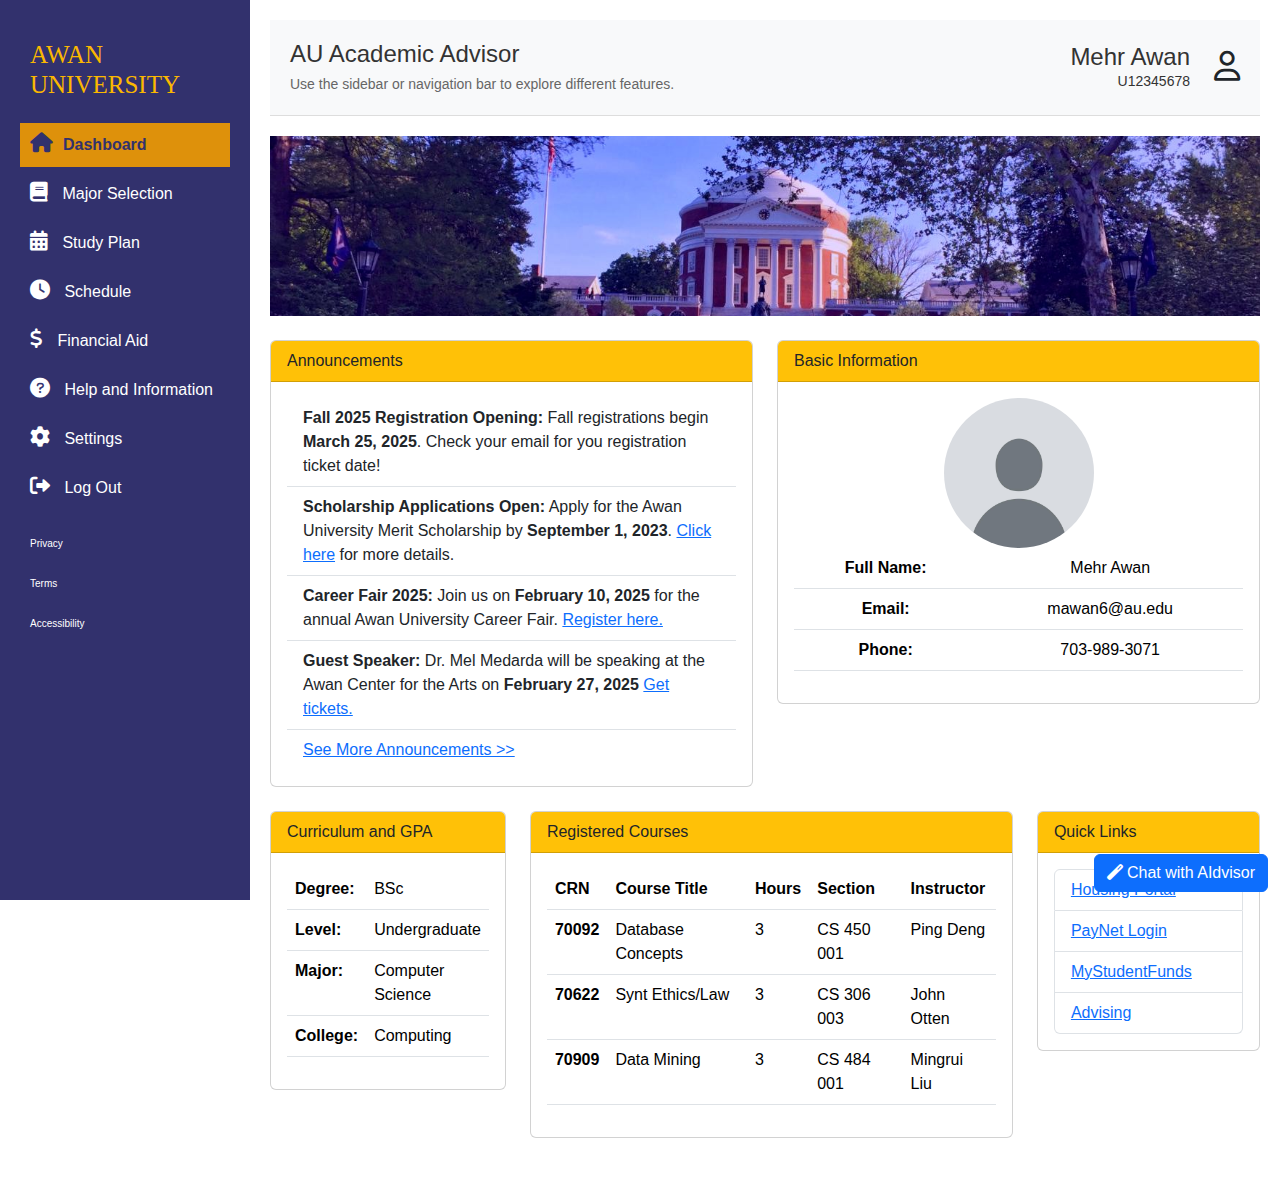
<file: index.html>
<!DOCTYPE html>
<html lang="en">

<head>
    <meta charset="UTF-8">
    <meta name="viewport" content="width=device-width, initial-scale=1.0">
    <title>Home - Academic Advisor</title>
    <!-- Bootstrap CSS -->
    <link href="https://cdn.jsdelivr.net/npm/bootstrap@5.3.0/dist/css/bootstrap.min.css" rel="stylesheet">
    <!-- Font Awesome CSS -->
    <link href="https://cdnjs.cloudflare.com/ajax/libs/font-awesome/6.0.0-beta3/css/all.min.css" rel="stylesheet">
    <!-- Link to external CSS file -->
    <link href="styles.css" rel="stylesheet">
</head>

<body>
    <!-- Sidebar -->
    <div class="sidebar">
        <ul style="list-style: none; padding: 0;">
            <li class="sidebar-logo"><a href="index.html"><h1 class="logocorner">AWAN UNIVERSITY</h1></a></li>
            <li class="sidebar-li"><a href="index.html" class="active"><i class="fas fa-home" style="font-size: 20px;"></i>Dashboard</a></li>
            <li class="sidebar-li"><a href="major-selection.html"><i class="fas fa-book" style="font-size: 20px;"></i> Major Selection</a></li>
            <li class="sidebar-li"><a href="study-plan.html"><i class="fas fa-calendar-alt" style="font-size: 20px;"></i> Study Plan</a></li>
            <li class="sidebar-li"><a href="schedule.html"><i class="fas fa-clock" style="font-size: 20px;"></i> Schedule</a></li>
            <li class="sidebar-li"><a href="financial-aid.html"><i class="fas fa-dollar-sign" style="font-size: 20px;"></i> Financial Aid</a></li>
            <li class="sidebar-li"><a href="financial-aid.html"><i class="fas fa-circle-question" style="font-size: 20px;"></i> Help and Information</a></li>
            <li class="sidebar-li"><a href="financial-aid.html"><i class="fas fa-gear" style="font-size: 20px;"></i> Settings</a></li>
            <li class="sidebar-li"><a href="financial-aid.html"><i class="fas fa-right-from-bracket" style="font-size: 20px;"></i> Log Out</a>
            </li>
        </ul>
        <div></div>
        <ul style="list-style: none; padding: 0; font-size:10px;">
            <li><a href="index.html">Privacy</a></li>
            <li><a href="major-selection.html">Terms</a></li>
            <li><a href="study-plan.html">Accessibility</a></li>
        </ul>
    </div>

    <!-- Main Content -->
    <div class="main-content">
        <header class="main-header">
            <div class="row align-items-center">
                <div class="col">
                    <h1>AU Academic Advisor</h1>
                    <p>Use the sidebar or navigation bar to explore different features.</p>
                </div>
                <div class="col-auto text-end">
                    <h1>Mehr Awan</h1>
                    <p>U12345678</p>
                </div>
                <div class="col-auto text-end">
                    <i class="fa-regular fa-user" style="font-size: 30px;"></i>
                </div>
            </div>
        </header>

        <img src="college.jpg" alt="A domed college building from the University of Virginia Campus" class="img-fluid mb-4">

        <div class="row mb-4"> 
            <div class="col">
                <div class="card">
                    <div class="card-header bg-warning">Announcements</div>
                    <div class="card-body">
                        <ul class="list-group list-group-flush">
                            <li class="list-group-item">
                                <strong>Fall 2025 Registration Opening:</strong> Fall registrations begin <strong>March 25, 2025</strong>. Check your email for you registration ticket date!
                            </li>
                            <li class="list-group-item">
                                <strong>Scholarship Applications Open:</strong> Apply for the Awan University Merit Scholarship by <strong>September 1, 2023</strong>. <a href="#">Click here</a> for more details.
                            </li>
                            <li class="list-group-item">
                                <strong>Career Fair 2025:</strong> Join us on <strong>February 10, 2025</strong> for the annual Awan University Career Fair. <a href="#">Register here.</a>
                            </li>
                            <li class="list-group-item">
                                <strong>Guest Speaker:</strong> Dr. Mel Medarda will be speaking at the Awan Center for the Arts on <strong>February 27, 2025</strong> <a href="#">Get tickets.</a>
                            </li>
                            <li class="list-group-item">
                                <a href="#">See More Announcements >></a>
                            </li>
                        </ul>
                    </div>
                </div>
            </div>
            <div class="col">
                <div class="card">
                    <div class="card-header bg-warning">Basic Information</div>
                    <div class="card-body">
                        <center><img src="avatar.jpg" style="width:150px; border-radius: 50%;">
                        <table class="table text-center">
                            <tbody>
                                <tr>
                                    <th scope="row">Full Name:</th>
                                    <td>Mehr Awan</td>
                                </tr>
                                <tr>
                                    <th scope="row">Email:</th>
                                    <td>mawan6@au.edu</td>
                                </tr>
                                <tr>
                                    <th scope="row">Phone:</th>
                                    <td>703-989-3071</td>
                                </tr>
                            </tbody>
                        </table>
                    </center>
                    </div>
                </div>
            </div>
        </div>
        <div class="row mb-4 "> 
            <div class="col">
                <div class="card">
                    <div class="card-header bg-warning">Curriculum and GPA</div>
                    <div class="card-body">
                        <table class="table">
                            <tbody>
                                <tr>
                                    <th scope="row">Degree:</th>
                                    <td>BSc</td>
                                </tr>
                                <tr>
                                    <th scope="row">Level:</th>
                                    <td>Undergraduate</td>
                                </tr>
                                <tr>
                                    <th scope="row">Major:</th>
                                    <td>Computer Science</td>
                                </tr>
                                <tr>
                                    <th scope="row">College:</th>
                                    <td>Computing</td>
                                </tr>
                            </tbody>
                        </table>
                    </div>
                </div>
            </div>
            <div class="col-6">
                <div class="card">
                    <div class="card-header bg-warning">Registered Courses</div>
                    <div class="card-body">
                        <table class="table">
                            <thead>
                                <tr>
                                    <th scope="col">CRN</th>
                                    <th scope="col">Course Title</th>
                                    <th scope="col">Hours</th>
                                    <th scope="col">Section</th>
                                    <th scope="col">Instructor</th>
                                </tr>
                            </thead>
                            <tbody>
                                <tr>
                                    <th scope="row">70092</th>
                                    <td>Database Concepts</td>
                                    <td>3</td>
                                    <td>CS 450 001</td>
                                    <td>Ping Deng</td>
                                </tr>
                                <tr>
                                    <th scope="row">70622</th>
                                    <td>Synt Ethics/Law</td>
                                    <td>3</td>
                                    <td>CS 306 003</td>
                                    <td>John Otten</td>
                                </tr>
                                <tr>
                                    <th scope="row">70909</th>
                                    <td>Data Mining</td>
                                    <td>3</td>
                                    <td>CS 484 001</td>
                                    <td>Mingrui Liu</td>
                                </tr>
                            </tbody>
                        </table>
                    </div>
                </div>
            </div>
            <div class="col">
                <div class="card">
                    <div class="card-header bg-warning">Quick Links </div>
                    <div class="card-body">
                        <ul class="list-group"> 
                            <li class="list-group-item"><a href="#">Housing Portal</a></li>
                            <li class="list-group-item"><a href="#">PayNet Login</a></li>
                            <li class="list-group-item"><a href="#">MyStudentFunds</a></li>
                            <li class="list-group-item"><a href="#">Advising</a></li>
                          </ul>
                    </div>
                </div>
            </div>
        </div>
    </div>

    <div id="chatCard" class="chat-popup">
        <div class="chat-header">
            <h5>Chat with AIdvisor</h5>
            <button id="closeChatButton" class="btn btn-sm btn-danger">
                <i class="fas fa-times"></i>
            </button>
        </div>
        <div class="chat-body">
            <p>Welcome! How can I assist you today?</p>
            <input type="text" class="form-control" placeholder="Type your message...">
        </div>
    </div>

    <nav class="navbar fixed-bottom">
        <div class="container-fluid">
            <button class="btn btn-primary ms-auto btn-chat" id="openChatButton">
                <i class="fa fa-magic"></i> Chat with AIdvisor
            </button>
        </div>
    </nav>

    <!-- Bootstrap JS and dependencies -->
    <script src="https://cdn.jsdelivr.net/npm/@popperjs/core@2.11.6/dist/umd/popper.min.js"></script>
    <script src="https://cdn.jsdelivr.net/npm/bootstrap@5.3.0/dist/js/bootstrap.min.js"></script>
    <script>
        const openChatButton = document.getElementById('openChatButton');
        const closeChatButton = document.getElementById('closeChatButton');
        const chatCard = document.getElementById('chatCard');

        openChatButton.addEventListener('click', () => {
            chatCard.style.display = 'block'; // Show the chat popup
        });

        closeChatButton.addEventListener('click', () => {
            chatCard.style.display = 'none'; // Hide the chat popup
        });
    </script>
</body>

</html>
</file>
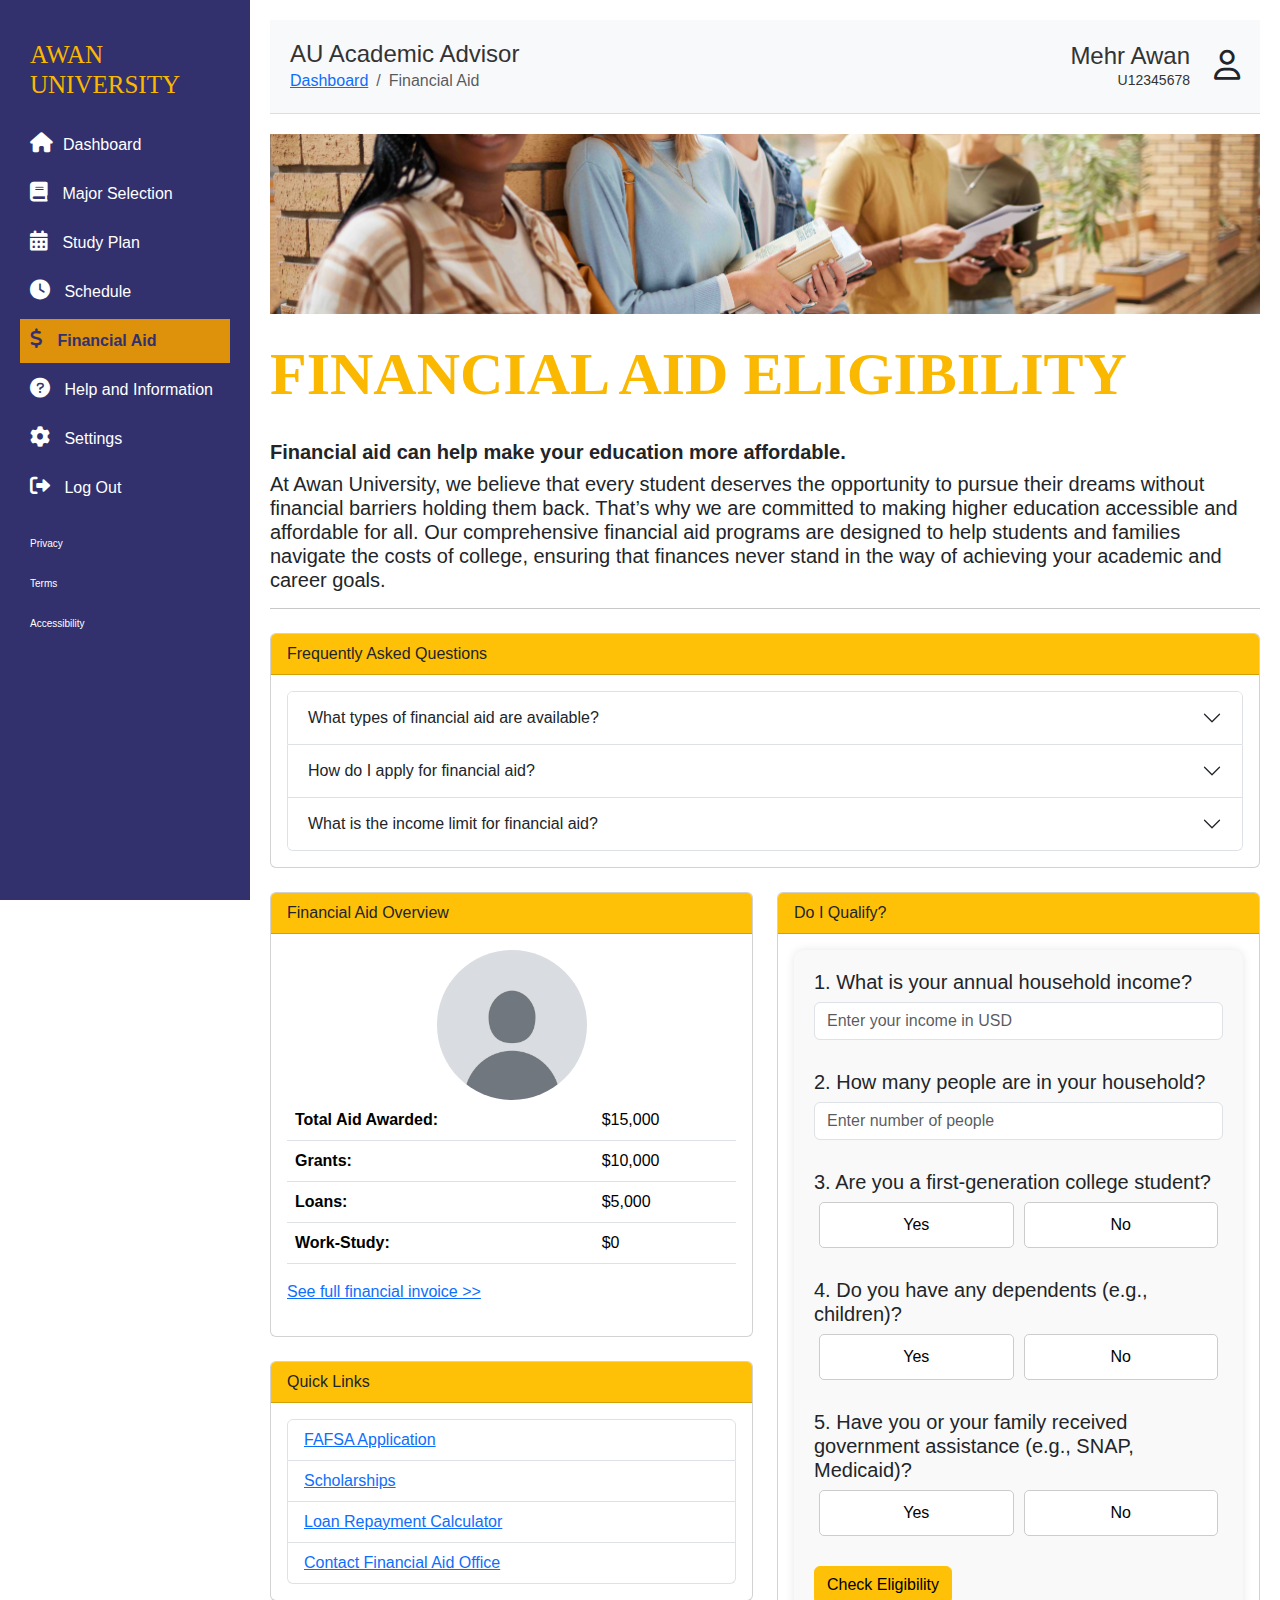
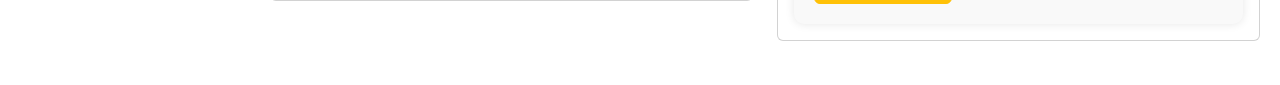
<file: financial-aid.html>
<!DOCTYPE html>
<html lang="en">

<head>
    <meta charset="UTF-8">
    <meta name="viewport" content="width=device-width, initial-scale=1.0">
    <title>Financial Aid - Academic Advisor</title>
    <!-- Bootstrap CSS -->
    <link href="https://cdn.jsdelivr.net/npm/bootstrap@5.3.0/dist/css/bootstrap.min.css" rel="stylesheet">
    <!-- Font Awesome CSS -->
    <link href="https://cdnjs.cloudflare.com/ajax/libs/font-awesome/6.0.0-beta3/css/all.min.css" rel="stylesheet">
    <!-- Link to external CSS file -->
    <link href="styles.css" rel="stylesheet">
</head>

<body>
    <!-- Sidebar -->
    <div class="sidebar">
        <ul style="list-style: none; padding: 0;">
            <li class="sidebar-logo"><a href="index.html"><h1 class="logocorner">AWAN UNIVERSITY</h1></a></li>
            <li class="sidebar-li"><a href="index.html"><i class="fas fa-home" style="font-size: 20px;"></i>Dashboard</a></li>
            <li class="sidebar-li"><a href="major-selection.html"><i class="fas fa-book" style="font-size: 20px;"></i> Major Selection</a></li>
            <li class="sidebar-li"><a href="study-plan.html"><i class="fas fa-calendar-alt" style="font-size: 20px;"></i> Study Plan</a></li>
            <li class="sidebar-li"><a href="schedule.html"><i class="fas fa-clock" style="font-size: 20px;"></i> Schedule</a></li>
            <li class="sidebar-li"><a href="financial-aid.html" class="active"><i class="fas fa-dollar-sign" style="font-size: 20px;"></i> Financial Aid</a></li>
            <li class="sidebar-li"><a href="financial-aid.html"><i class="fas fa-circle-question" style="font-size: 20px;"></i> Help and Information</a></li>
            <li class="sidebar-li"><a href="financial-aid.html"><i class="fas fa-gear" style="font-size: 20px;"></i> Settings</a></li>
            <li class="sidebar-li"><a href="financial-aid.html"><i class="fas fa-right-from-bracket" style="font-size: 20px;"></i> Log Out</a>
            </li>
        </ul>
        <div></div>
        <ul style="list-style: none; padding: 0; font-size:10px;">
            <li><a href="index.html">Privacy</a></li>
            <li><a href="major-selection.html">Terms</a></li>
            <li><a href="study-plan.html">Accessibility</a></li>
        </ul>
    </div>

    <!-- Main Content -->
    <div class="main-content">
        <!-- Header for the main content area -->
        <header class="main-header">
            <div class="row align-items-center">
                <div class="col">
                    <h1>AU Academic Advisor</h1>
                    <nav aria-label="breadcrumb mt-0 mb-0">
                        <ol class="breadcrumb mb-0">
                            <li class="breadcrumb-item"><a href="index.html">Dashboard</a></li>
                            <li class="breadcrumb-item active" aria-current="page">Financial Aid</li>
                        </ol>
                    </nav>
                </div>
                <div class="col-auto text-end">
                    <h1>Mehr Awan</h1>
                    <p>U12345678</p>
                </div>
                <div class="col-auto text-end">
                    <i class="fa-regular fa-user" style="font-size: 30px;"></i>
                </div>
            </div>
        </header>

        <img src="students2.jpg" alt="five college students smiling at the camera holding their books" class="img-fluid mb-4">

        <h1 class="article-header">FINANCIAL AID ELIGIBILITY</h1>
        <h5><b>Financial aid can help make your education more affordable.</b></h5>

        <h5>At Awan University, we believe that every student deserves the opportunity to pursue their dreams without
            financial barriers holding them back. That’s why we are committed to making higher education accessible and
            affordable for all. Our comprehensive financial aid programs are designed to help students and families
            navigate the costs of college, ensuring that finances never stand in the way of achieving your academic and
            career goals.</h5>

        <hr class="solid">

        <div class="card mt-4">
            <div class="card-header bg-warning">Frequently Asked Questions </div>
            <div class="card-body">
                <div class="accordion" id="accordionExample">
                    <div class="accordion-item">
                        <h2 class="accordion-header" id="headingOne">
                            <button class="accordion-button collapsed" type="button" data-bs-toggle="collapse"
                                data-bs-target="#collapseOne" aria-expanded="true" aria-controls="collapseOne">
                                What types of financial aid are available?
                            </button>
                        </h2>
                        <div id="collapseOne" class="accordion-collapse collapse" aria-labelledby="headingOne"
                            data-bs-parent="#accordionExample">
                            <div class="accordion-body">
                                <p>Financial aid can include grants, scholarships, loans, and work-study
                                    programs.
                                    Grants and scholarships do not need to be repaid, while loans must be
                                    repaid
                                    with interest.</p>
                            </div>
                        </div>
                    </div>
                    <div class="accordion-item">
                        <h2 class="accordion-header" id="headingTwo">
                            <button class="accordion-button collapsed" type="button" data-bs-toggle="collapse"
                                data-bs-target="#collapseTwo" aria-expanded="false" aria-controls="collapseTwo">
                                How do I apply for financial aid?
                            </button>
                        </h2>
                        <div id="collapseTwo" class="accordion-collapse collapse" aria-labelledby="headingTwo"
                            data-bs-parent="#accordionExample">
                            <div class="accordion-body">
                                <p>To apply for financial aid, complete the Free Application for Federal
                                    Student
                                    Aid (FAFSA) online. Be sure to submit it before the deadline.</p>
                            </div>
                        </div>
                    </div>
                    <div class="accordion-item">
                        <h2 class="accordion-header" id="headingThree">
                            <button class="accordion-button collapsed" type="button" data-bs-toggle="collapse"
                                data-bs-target="#collapseThree" aria-expanded="false" aria-controls="collapseThree">
                                What is the income limit for financial aid?
                            </button>
                        </h2>
                        <div id="collapseThree" class="accordion-collapse collapse" aria-labelledby="headingThree"
                            data-bs-parent="#accordionExample">
                            <div class="accordion-body">
                                <p>There is no strict income limit for financial aid. Eligibility is
                                    determined
                                    based on factors such as income, family size, and cost of attendance.
                                </p>
                            </div>
                        </div>
                    </div>
                </div>
            </div>
        </div>

        <div class="row mb-4 mt-4"> <!-- Add margin-bottom to this row -->

            <div class="col">
                <div class="card">
                    <div class="card-header bg-warning">Financial Aid Overview</div>
                    <div class="card-body">
                        <center><img src="avatar.jpg" style="width:150px; border-radius: 50%;"></center>
                        <table class="table">
                            <tbody>
                                <tr>
                                    <th scope="row">Total Aid Awarded:</th>
                                    <td>$15,000</td>
                                </tr>
                                <tr>
                                    <th scope="row">Grants:</th>
                                    <td>$10,000</td>
                                </tr>
                                <tr>
                                    <th scope="row">Loans:</th>
                                    <td>$5,000</td>
                                </tr>
                                <tr>
                                    <th scope="row">Work-Study:</th>
                                    <td>$0</td>
                                </tr>
                            </tbody>
                        </table>
                        <p><a href="#">See full financial invoice >></a></p>
                    </div>
                </div>

                <div class="card mt-4">
                    <div class="card-header bg-warning">Quick Links </div>
                    <div class="card-body">
                        <ul class="list-group">
                            <li class="list-group-item"><a href="#">FAFSA Application</a></li>
                            <li class="list-group-item"><a href="#">Scholarships</a></li>
                            <li class="list-group-item"><a href="#">Loan Repayment Calculator</a></li>
                            <li class="list-group-item"><a href="#">Contact Financial Aid Office</a></li>
                        </ul>
                    </div>
                </div>
            </div>
            <div class="col-lg">
                <div class="card">
                    <div class="card-header bg-warning">Do I Qualify?</div>
                    <div class="card-body">
                        <div class="quiz-container">
                            <div class="question">
                                <h5>1. What is your annual household income?</h5>
                                <div class="options">
                                    <input type="number" id="income" class="form-control"
                                        placeholder="Enter your income in USD">
                                </div>
                            </div>

                            <div class="question">
                                <h5>2. How many people are in your household?</h5>
                                <div class="options">
                                    <input type="number" id="household-size" class="form-control"
                                        placeholder="Enter number of people">
                                </div>
                            </div>

                            <div class="question">
                                <h5>3. Are you a first-generation college student?</h5>
                                <div class="options">
                                    <button data-value="yes">Yes</button>
                                    <button data-value="no">No</button>
                                </div>
                            </div>

                            <div class="question">
                                <h5>4. Do you have any dependents (e.g., children)?</h5>
                                <div class="options">
                                    <button data-value="yes">Yes</button>
                                    <button data-value="no">No</button>
                                </div>
                            </div>

                            <div class="question">
                                <h5>5. Have you or your family received government assistance (e.g., SNAP, Medicaid)?
                                </h5>
                                <div class="options">
                                    <button data-value="yes">Yes</button>
                                    <button data-value="no">No</button>
                                </div>
                            </div>

                            <button id="submit-quiz" class="btn btn-warning">Check Eligibility</button>

                        </div>

                        <!-- Result Section -->
                        <div class="result" id="result">
                            <i class="fa-solid fa-circle-exclamation" style="font-size:50px;"></i>
                            <h2>Your Financial Aid Eligibility:</h2>
                            <h5 id="eligibility-result"></h5>
                            <h5><a href="#">Learn more about financial aid options.</a></h5>
                        </div>
                    </div>
                </div>


            </div>

        </div>
    </div>

    </div>
    </div>
    </div>

    <!-- Bootstrap JS and dependencies -->
    <script src="https://cdn.jsdelivr.net/npm/@popperjs/core@2.11.6/dist/umd/popper.min.js"></script>
    <script src="https://cdn.jsdelivr.net/npm/bootstrap@5.3.0/dist/js/bootstrap.min.js"></script>
    <script>
        // Financial Aid Quiz Logic
        document.addEventListener("DOMContentLoaded", function () {
            const submitButton = document.getElementById("submit-quiz");
            const resultSection = document.getElementById("result");
            const eligibilityResult = document.getElementById("eligibility-result");

            submitButton.addEventListener("click", function () {
                const income = parseFloat(document.getElementById("income").value);
                const householdSize = parseInt(document.getElementById("household-size").value);
                const firstGen = document.querySelector('button[data-value="yes"]').classList.contains("selected");
                const dependents = document.querySelector('button[data-value="yes"]').classList.contains("selected");
                const govAssistance = document.querySelector('button[data-value="yes"]').classList.contains("selected");

                if (isNaN(income) || isNaN(householdSize)) {
                    alert("Please fill out all fields before submitting.");
                    return;
                }

                // Calculate eligibility
                let eligibility = "You may qualify for limited financial aid.";
                if (income < 50000 && householdSize > 2) {
                    eligibility = "You likely qualify for significant financial aid!";
                } else if (income < 30000) {
                    eligibility = "You likely qualify for full financial aid!";
                } else if (firstGen || dependents || govAssistance) {
                    eligibility = "You may qualify for additional financial aid programs.";
                }

                // Display result
                eligibilityResult.textContent = eligibility;
                resultSection.style.display = "block";
            });

            // Add event listeners to buttons
            document.querySelectorAll('.options button').forEach(button => {
                button.addEventListener("click", function () {
                    // Remove selected class from all buttons in this question
                    button.parentElement.querySelectorAll('button').forEach(btn => btn.classList.remove("selected"));
                    // Add selected class to the clicked button
                    button.classList.add("selected");
                });
            });
        });
    </script>
</body>

</html>
</file>
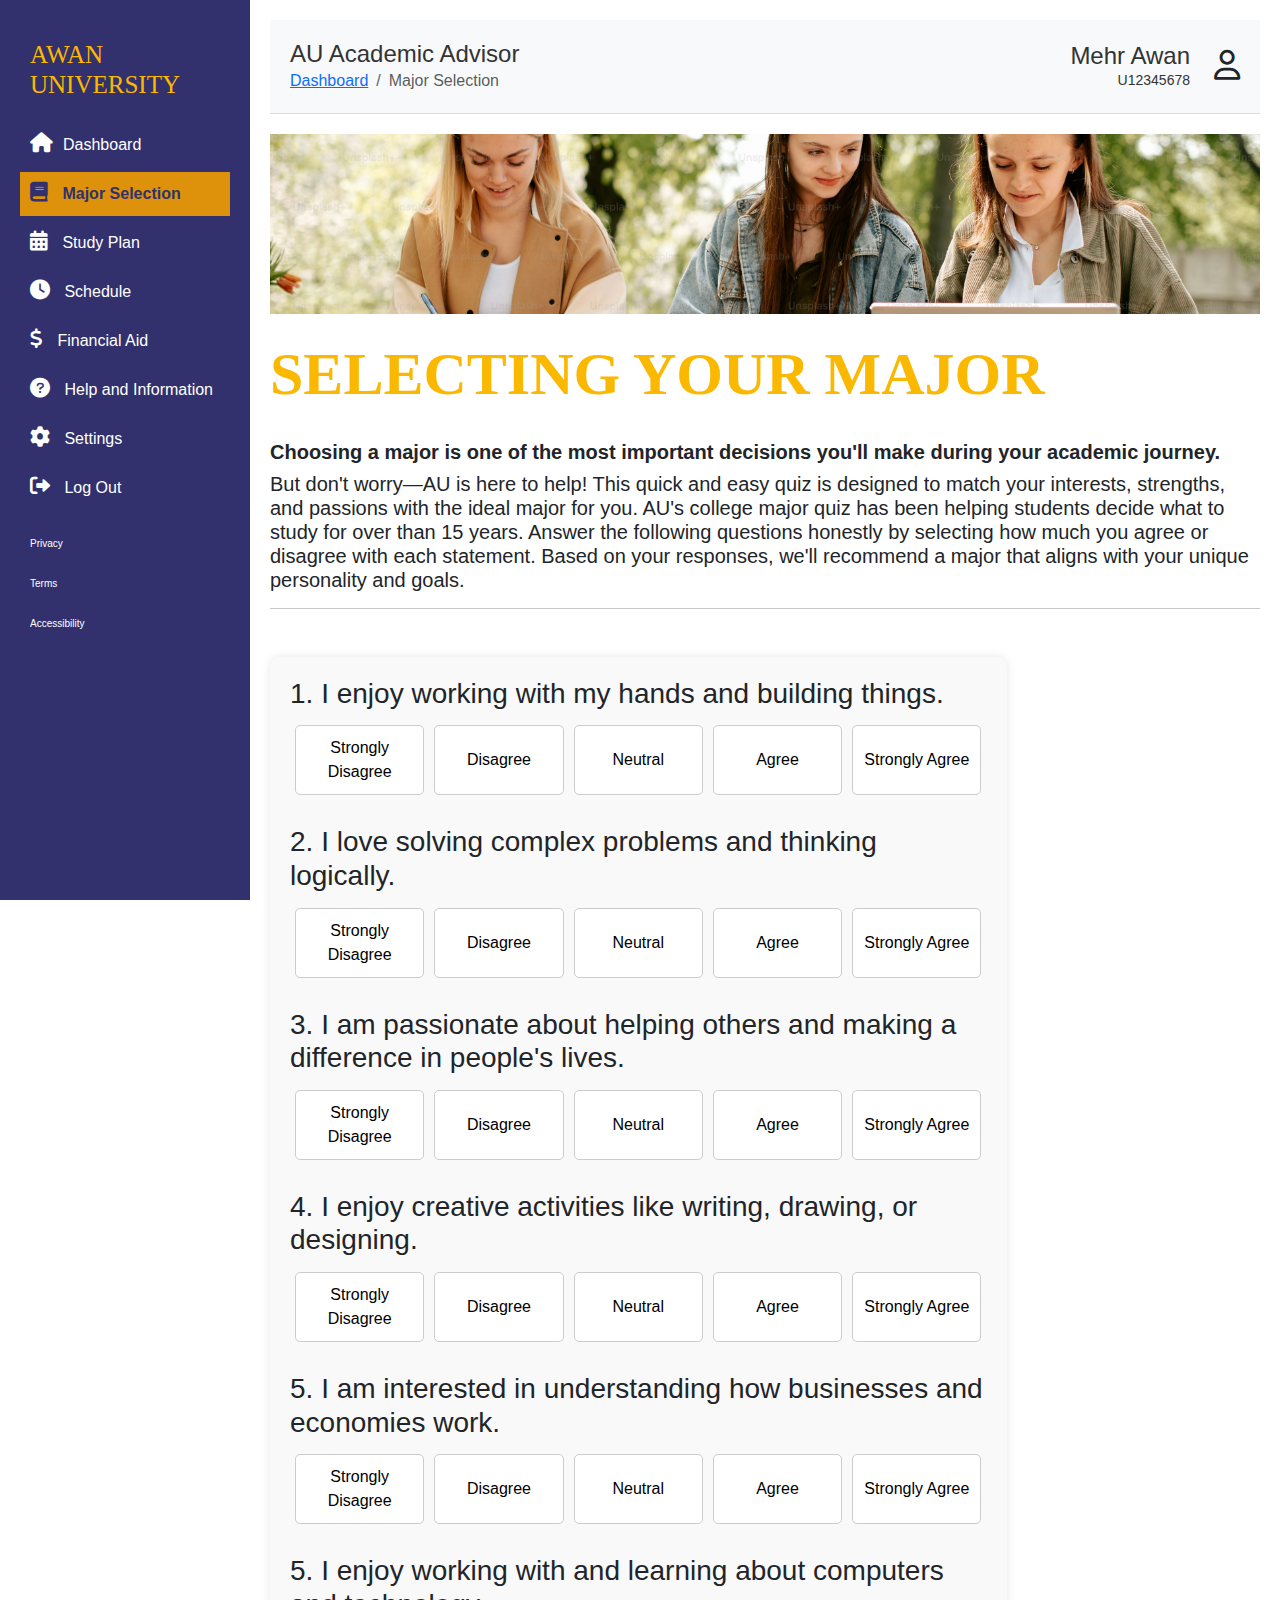
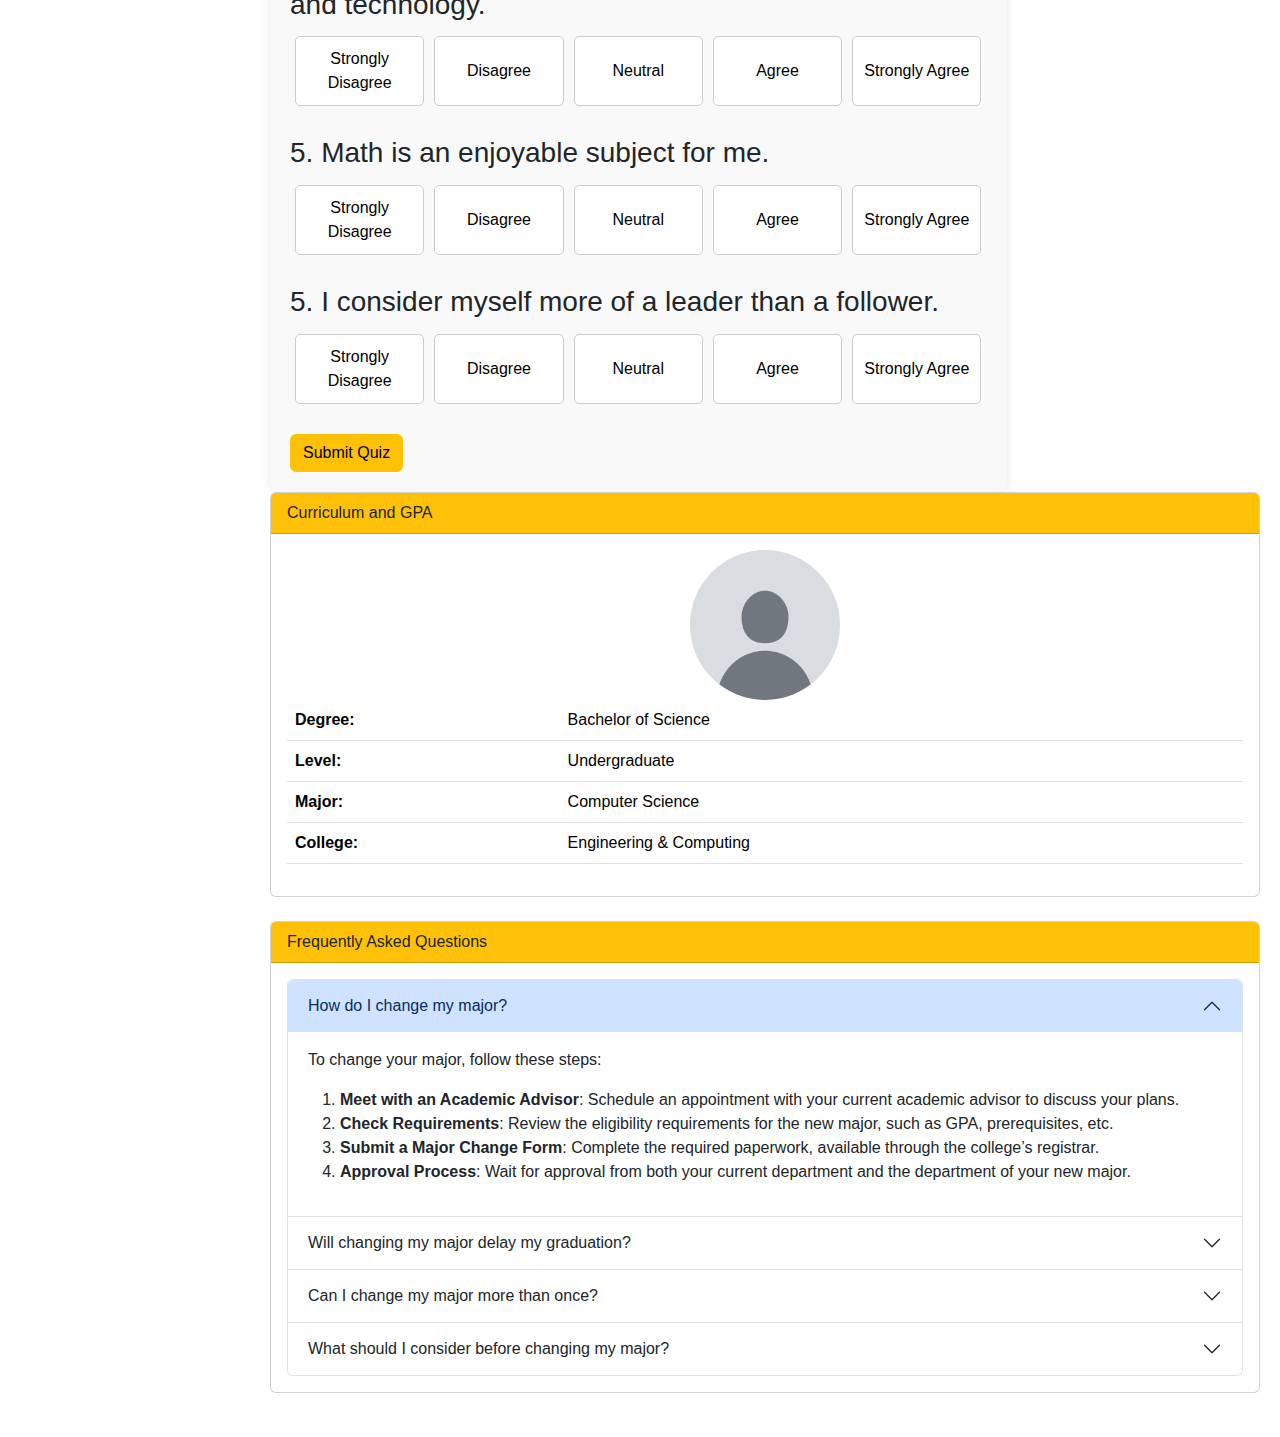
<file: major-selection.html>
<!DOCTYPE html>
<html lang="en">

<head>
    <meta charset="UTF-8">
    <meta name="viewport" content="width=device-width, initial-scale=1.0">
    <title>Home - Academic Advisor</title>
    <!-- Bootstrap CSS -->
    <link href="https://cdn.jsdelivr.net/npm/bootstrap@5.3.0/dist/css/bootstrap.min.css" rel="stylesheet">
    <!-- Font Awesome CSS -->
    <link href="https://cdnjs.cloudflare.com/ajax/libs/font-awesome/6.0.0-beta3/css/all.min.css" rel="stylesheet">
    <!-- Link to external CSS file -->
    <link href="styles.css" rel="stylesheet">
</head>

<body>
    <!-- Sidebar -->
    <div class="sidebar">
        <ul style="list-style: none; padding: 0;">
            <li class="sidebar-logo"><a href="index.html"><h1 class="logocorner">AWAN UNIVERSITY</h1></a></li>
            <li class="sidebar-li"><a href="index.html"><i class="fas fa-home" style="font-size: 20px;"></i>Dashboard</a></li>
            <li class="sidebar-li"><a href="major-selection.html" class="active"><i class="fas fa-book" style="font-size: 20px;"></i> Major Selection</a></li>
            <li class="sidebar-li"><a href="study-plan.html"><i class="fas fa-calendar-alt" style="font-size: 20px;"></i> Study Plan</a></li>
            <li class="sidebar-li"><a href="schedule.html"><i class="fas fa-clock" style="font-size: 20px;"></i> Schedule</a></li>
            <li class="sidebar-li"><a href="financial-aid.html"><i class="fas fa-dollar-sign" style="font-size: 20px;"></i> Financial Aid</a></li>
            <li class="sidebar-li"><a href="financial-aid.html"><i class="fas fa-circle-question" style="font-size: 20px;"></i> Help and Information</a></li>
            <li class="sidebar-li"><a href="financial-aid.html"><i class="fas fa-gear" style="font-size: 20px;"></i> Settings</a></li>
            <li class="sidebar-li"><a href="financial-aid.html"><i class="fas fa-right-from-bracket" style="font-size: 20px;"></i> Log Out</a>
            </li>
        </ul>
        <div></div>
        <ul style="list-style: none; padding: 0; font-size:10px;">
            <li><a href="index.html">Privacy</a></li>
            <li><a href="major-selection.html">Terms</a></li>
            <li><a href="study-plan.html">Accessibility</a></li>
        </ul>
    </div>

    <!-- Main Content -->
    <div class="main-content">
        <header class="main-header">
            <div class="row align-items-center">
                <div class="col">
                    <h1>AU Academic Advisor</h1>
                    <nav aria-label="breadcrumb mt-0 mb-0">
                        <ol class="breadcrumb mb-0">
                            <li class="breadcrumb-item"><a href="index.html">Dashboard</a></li>
                            <li class="breadcrumb-item active" aria-current="page">Major Selection</li>
                        </ol>
                    </nav>
                </div>
                <div class="col-auto text-end">
                    <h1>Mehr Awan</h1>
                    <p>U12345678</p>
                </div>
                <div class="col-auto text-end">
                    <i class="fa-regular fa-user" style="font-size: 30px;"></i>
                </div>
            </div>
        </header>

        <img src="students.jpeg" alt="An image depicting three college students sitting with their bags and books. one works on a laptop" class="img-fluid mb-4">

        <h1 class="article-header">SELECTING YOUR MAJOR</h1>
        <h5><b>Choosing a major is one of the most important decisions you'll make during your academic journey.</b>
        </h5>

        <h5>But
            don't
            worry—AU is here to help! This quick and easy quiz is designed to match your interests, strengths, and
            passions with the ideal major for you.

            AU's college major quiz has been helping students decide what to study for over than 15 years. Answer the
            following questions honestly by selecting how much you agree or disagree with each statement.
            Based on your responses, we'll recommend a major that aligns with your unique personality and goals.</h5>

        <hr class="solid">

        <div class="row mb-4 mt-5"> 

            <div class="col-9">

                <div class="quiz-container">
                    <div class="question">
                        <h3>1. I enjoy working with my hands and building things.</h3>
                        <div class="options">
                            <button data-score="1">Strongly Disagree</button>
                            <button data-score="2">Disagree</button>
                            <button data-score="3">Neutral</button>
                            <button data-score="4">Agree</button>
                            <button data-score="5">Strongly Agree</button>
                        </div>
                    </div>

                    <div class="question">
                        <h3>2. I love solving complex problems and thinking logically.</h3>
                        <div class="options">
                            <button data-score="1">Strongly Disagree</button>
                            <button data-score="2">Disagree</button>
                            <button data-score="3">Neutral</button>
                            <button data-score="4">Agree</button>
                            <button data-score="5">Strongly Agree</button>
                        </div>
                    </div>

                    <div class="question">
                        <h3>3. I am passionate about helping others and making a difference in people's lives.</h3>
                        <div class="options">
                            <button data-score="1">Strongly Disagree</button>
                            <button data-score="2">Disagree</button>
                            <button data-score="3">Neutral</button>
                            <button data-score="4">Agree</button>
                            <button data-score="5">Strongly Agree</button>
                        </div>
                    </div>

                    <div class="question">
                        <h3>4. I enjoy creative activities like writing, drawing, or designing.</h3>
                        <div class="options">
                            <button data-score="1">Strongly Disagree</button>
                            <button data-score="2">Disagree</button>
                            <button data-score="3">Neutral</button>
                            <button data-score="4">Agree</button>
                            <button data-score="5">Strongly Agree</button>
                        </div>
                    </div>

                    <div class="question">
                        <h3>5. I am interested in understanding how businesses and economies work.</h3>
                        <div class="options">
                            <button data-score="1">Strongly Disagree</button>
                            <button data-score="2">Disagree</button>
                            <button data-score="3">Neutral</button>
                            <button data-score="4">Agree</button>
                            <button data-score="5">Strongly Agree</button>
                        </div>
                    </div>

                    <div class="question">
                        <h3>5. I enjoy working with and learning about computers and technology.</h3>
                        <div class="options">
                            <button data-score="1">Strongly Disagree</button>
                            <button data-score="2">Disagree</button>
                            <button data-score="3">Neutral</button>
                            <button data-score="4">Agree</button>
                            <button data-score="5">Strongly Agree</button>
                        </div>
                    </div>

                    <div class="question">
                        <h3>5. Math is an enjoyable subject for me.</h3>
                        <div class="options">
                            <button data-score="1">Strongly Disagree</button>
                            <button data-score="2">Disagree</button>
                            <button data-score="3">Neutral</button>
                            <button data-score="4">Agree</button>
                            <button data-score="5">Strongly Agree</button>
                        </div>
                    </div>

                    <div class="question">
                        <h3>5. I consider myself more of a leader than a follower.</h3>
                        <div class="options">
                            <button data-score="1">Strongly Disagree</button>
                            <button data-score="2">Disagree</button>
                            <button data-score="3">Neutral</button>
                            <button data-score="4">Agree</button>
                            <button data-score="5">Strongly Agree</button>
                        </div>
                    </div>

                    <button id="submit-quiz" class="btn btn-warning">Submit Quiz</button>

                </div>

                <div class="result" id="result">
                    <i class="fa-solid fa-circle-exclamation" style="font-size:50px;"></i>
                    <h2>Your Recommended Major:</h2>
                    <h5 id="recommended-major"></h5>
                    <h5><a href="#">Visit department website to learn more.</a></h5>
                </div>
            </div>
            <div class="col">
                <div class="card">
                    <div class="card-header bg-warning">Curriculum and GPA</div>
                    <div class="card-body">
                        <center><img src="avatar.jpg" style="width:150px; border-radius: 50%;"></center>
                        <table class="table">
                            <tbody>
                                <tr>
                                    <th scope="row">Degree:</th>
                                    <td>Bachelor of Science</td>
                                </tr>
                                <tr>
                                    <th scope="row">Level:</th>
                                    <td>Undergraduate</td>
                                </tr>
                                <tr>
                                    <th scope="row">Major:</th>
                                    <td>Computer Science</td>
                                </tr>
                                <tr>
                                    <th scope="row">College:</th>
                                    <td>Engineering & Computing</td>
                                </tr>
                            </tbody>
                        </table>
                    </div>
                </div>
                <div class="card mt-4">
                    <div class="card-header bg-warning">Frequently Asked Questions </div>
                    <div class="card-body">
                        <div class="accordion" id="accordionExample">
                            <div class="accordion-item">
                                <h2 class="accordion-header" id="headingOne">
                                    <button class="accordion-button" type="button" data-bs-toggle="collapse"
                                        data-bs-target="#collapseOne" aria-expanded="true" aria-controls="collapseOne">
                                        How do I change my major?
                                    </button>
                                </h2>
                                <div id="collapseOne" class="accordion-collapse collapse show"
                                    aria-labelledby="headingOne" data-bs-parent="#accordionExample">
                                    <div class="accordion-body">
                                        <p>To change your major, follow these steps:</p>
                                        <ol>
                                            <li><strong>Meet with an Academic Advisor</strong>: Schedule an appointment
                                                with your current academic advisor to discuss your plans.</li>
                                            <li><strong>Check Requirements</strong>: Review the eligibility
                                                requirements for the new major, such as GPA, prerequisites, etc.
                                            </li>
                                            <li><strong>Submit a Major Change Form</strong>: Complete the required
                                                paperwork, available through the college’s registrar.
                                            </li>
                                            <li><strong>Approval Process</strong>: Wait for approval from both your
                                                current department and the department of your new major.</li>
                                        </ol>
                                    </div>
                                </div>
                            </div>
                            <div class="accordion-item">
                                <h2 class="accordion-header" id="headingTwo">
                                    <button class="accordion-button collapsed" type="button" data-bs-toggle="collapse"
                                        data-bs-target="#collapseTwo" aria-expanded="false" aria-controls="collapseTwo">
                                        Will changing my major delay my graduation?
                                    </button>
                                </h2>
                                <div id="collapseTwo" class="accordion-collapse collapse" aria-labelledby="headingTwo"
                                    data-bs-parent="#accordionExample">
                                    <div class="accordion-body">
                                        <strong>This is the second item's accordion body.</strong> It is hidden by
                                        default,
                                        until the collapse plugin adds the appropriate classes that we use to style each
                                        element. These classes control the overall appearance, as well as the showing
                                        and
                                        hiding via CSS transitions. You can modify any of this with custom CSS or
                                        overriding
                                        our default variables. It's also worth noting that just about any HTML can go
                                        within
                                        the <code>.accordion-body</code>, though the transition does limit overflow.
                                    </div>
                                </div>
                            </div>
                            <div class="accordion-item">
                                <h2 class="accordion-header" id="headingThree">
                                    <button class="accordion-button collapsed" type="button" data-bs-toggle="collapse"
                                        data-bs-target="#collapseThree" aria-expanded="false"
                                        aria-controls="collapseThree">
                                        Can I change my major more than once?
                                    </button>
                                </h2>
                                <div id="collapseThree" class="accordion-collapse collapse"
                                    aria-labelledby="headingThree" data-bs-parent="#accordionExample">
                                    <div class="accordion-body">
                                        <strong>This is the third item's accordion body.</strong> It is hidden by
                                        default,
                                        until the collapse plugin adds the appropriate classes that we use to style each
                                        element. These classes control the overall appearance, as well as the showing
                                        and
                                        hiding via CSS transitions. You can modify any of this with custom CSS or
                                        overriding
                                        our default variables. It's also worth noting that just about any HTML can go
                                        within
                                        the <code>.accordion-body</code>, though the transition does limit overflow.
                                    </div>
                                </div>
                            </div>
                            <div class="accordion-item">
                                <h2 class="accordion-header" id="headingFour">
                                    <button class="accordion-button collapsed" type="button" data-bs-toggle="collapse"
                                        data-bs-target="#collapseFour" aria-expanded="false"
                                        aria-controls="collapseFour">
                                        What should I consider before changing my major?
                                    </button>
                                </h2>
                                <div id="collapseFour" class="accordion-collapse collapse"
                                    aria-labelledby="headingThree" data-bs-parent="#accordionExample">
                                    <div class="accordion-body">
                                        <strong>This is the third item's accordion body.</strong> It is hidden by
                                        default,
                                        until the collapse plugin adds the appropriate classes that we use to style each
                                        element. These classes control the overall appearance, as well as the showing
                                        and
                                        hiding via CSS transitions. You can modify any of this with custom CSS or
                                        overriding
                                        our default variables. It's also worth noting that just about any HTML can go
                                        within
                                        the <code>.accordion-body</code>, though the transition does limit overflow.
                                    </div>
                                </div>
                            </div>
                        </div>
                    </div>
                </div>

            </div>
        </div>
    </div>

    </div>
    </div>
    </div>

    <!-- Bootstrap JS and dependencies -->
    <script src="https://cdn.jsdelivr.net/npm/@popperjs/core@2.11.6/dist/umd/popper.min.js"></script>
    <script src="https://cdn.jsdelivr.net/npm/bootstrap@5.3.0/dist/js/bootstrap.min.js"></script>
    <script>
        document.addEventListener("DOMContentLoaded", function () {
            const questions = document.querySelectorAll(".question");
            const submitButton = document.getElementById("submit-quiz");
            const resultSection = document.getElementById("result");
            const recommendedMajor = document.getElementById("recommended-major");

            let scores = [];

            questions.forEach((question, index) => {
                const buttons = question.querySelectorAll("button");
                buttons.forEach(button => {
                    button.addEventListener("click", () => {
                        buttons.forEach(btn => btn.classList.remove("selected"));
                        button.classList.add("selected");
                        scores[index] = parseInt(button.getAttribute("data-score"));
                    });
                });
            });

            submitButton.addEventListener("click", () => {
                if (scores.length < questions.length) {
                    alert("Please answer all questions before submitting.");
                    return;
                }

                const totalScore = scores.reduce((sum, score) => sum + score, 0);

                let major;
                if (totalScore >= 20) {
                    major = "Engineering or Computer Science";
                } else if (totalScore >= 15) {
                    major = "Business or Economics";
                } else if (totalScore >= 10) {
                    major = "Health Sciences or Social Work";
                } else {
                    major = "Arts or Humanities";
                }

                recommendedMajor.textContent = major;
                resultSection.style.display = "block";
            });
        });
    </script>
</body>

</html>
</file>
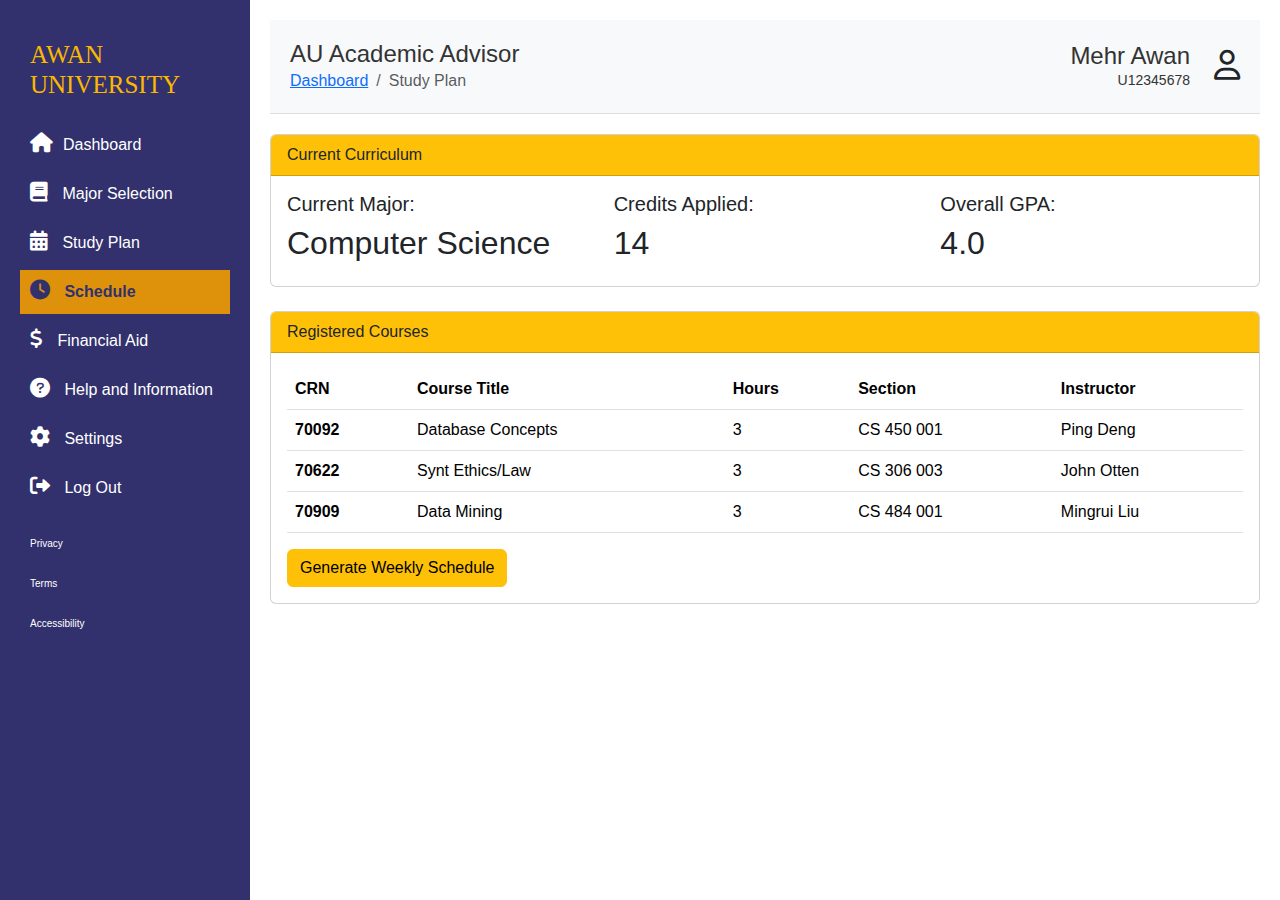
<file: schedule.html>
<!DOCTYPE html>
<html lang="en">

<head>
    <meta charset="UTF-8">
    <meta name="viewport" content="width=device-width, initial-scale=1.0">
    <title>Home - Academic Advisor</title>
    <!-- Bootstrap CSS -->
    <link href="https://cdn.jsdelivr.net/npm/bootstrap@5.3.0/dist/css/bootstrap.min.css" rel="stylesheet">
    <!-- Font Awesome CSS -->
    <link href="https://cdnjs.cloudflare.com/ajax/libs/font-awesome/6.0.0-beta3/css/all.min.css" rel="stylesheet">
    <!-- Link to external CSS file -->
    <link href="styles.css" rel="stylesheet">
    <style>
    </style>
</head>

<body>
    <!-- Sidebar -->
    <div class="sidebar">
        <ul style="list-style: none; padding: 0;">
            <li class="sidebar-logo"><a href="index.html"><h1 class="logocorner">AWAN UNIVERSITY</h1></a></li>
            <li class="sidebar-li"><a href="index.html"><i class="fas fa-home" style="font-size: 20px;"></i>Dashboard</a></li>
            <li class="sidebar-li"><a href="major-selection.html"><i class="fas fa-book" style="font-size: 20px;"></i> Major Selection</a></li>
            <li class="sidebar-li"><a href="study-plan.html"><i class="fas fa-calendar-alt" style="font-size: 20px;"></i> Study Plan</a></li>
            <li class="sidebar-li"><a href="schedule.html" class="active"><i class="fas fa-clock" style="font-size: 20px;"></i> Schedule</a></li>
            <li class="sidebar-li"><a href="financial-aid.html"><i class="fas fa-dollar-sign" style="font-size: 20px;"></i> Financial Aid</a></li>
            <li class="sidebar-li"><a href="financial-aid.html"><i class="fas fa-circle-question" style="font-size: 20px;"></i> Help and Information</a></li>
            <li class="sidebar-li"><a href="financial-aid.html"><i class="fas fa-gear" style="font-size: 20px;"></i> Settings</a></li>
            <li class="sidebar-li"><a href="financial-aid.html"><i class="fas fa-right-from-bracket" style="font-size: 20px;"></i> Log Out</a>
            </li>
        </ul>
        <div></div>
        <ul style="list-style: none; padding: 0; font-size:10px;">
            <li><a href="index.html">Privacy</a></li>
            <li><a href="major-selection.html">Terms</a></li>
            <li><a href="study-plan.html">Accessibility</a></li>
        </ul>
    </div>

    <!-- Main Content -->
    <div class="main-content">
        <header class="main-header">
            <div class="row align-items-center">
                <div class="col">
                    <h1>AU Academic Advisor</h1>
                    <nav aria-label="breadcrumb mt-0 mb-0">
                        <ol class="breadcrumb mb-0">
                            <li class="breadcrumb-item"><a href="index.html">Dashboard</a></li>
                            <li class="breadcrumb-item active" aria-current="page">Study Plan</li>
                        </ol>
                    </nav>
                </div>
                <div class="col-auto text-end">
                    <h1>Mehr Awan</h1>
                    <p>U12345678</p>
                </div>
                <div class="col-auto text-end">
                    <i class="fa-regular fa-user" style="font-size: 30px;"></i>
                </div>
            </div>
        </header>

        <div class="row mb-4"> 
            <div class="col">
                <div class="card">
                    <div class="card-header bg-warning">Current Curriculum</div>
                    <div class="card-body">
                        <div class="row">
                            <div class="col">
                                <h5>Current Major:</h5>
                                <h2>Computer Science</h2>
                            </div>
                            <div class="col">
                                <h5>Credits Applied:</h5>
                                <h2>14</h2>
                            </div>

                            <div class="col">
                                <h5>Overall GPA:</h5>
                                <h2>4.0</h2>
                            </div>
                        </div>
                    </div>
                </div>
            </div>
        </div>

        <div class="row mb-4 mt-4">
            <div class="col">
                <div class="card">
                    <div class="card-header bg-warning">Registered Courses</div>
                    <div class="card-body">
                        <table class="table">
                            <thead>
                                <tr>
                                    <th scope="col">CRN</th>
                                    <th scope="col">Course Title</th>
                                    <th scope="col">Hours</th>
                                    <th scope="col">Section</th>
                                    <th scope="col">Instructor</th>
                                </tr>
                            </thead>
                            <tbody>
                                <tr>
                                    <th scope="row">70092</th>
                                    <td>Database Concepts</td>
                                    <td>3</td>
                                    <td>CS 450 001</td>
                                    <td>Ping Deng</td>
                                </tr>
                                <tr>
                                    <th scope="row">70622</th>
                                    <td>Synt Ethics/Law</td>
                                    <td>3</td>
                                    <td>CS 306 003</td>
                                    <td>John Otten</td>
                                </tr>
                                <tr>
                                    <th scope="row">70909</th>
                                    <td>Data Mining</td>
                                    <td>3</td>
                                    <td>CS 484 001</td>
                                    <td>Mingrui Liu</td>
                                </tr>
                            </tbody>
                        </table>
                        <button id="generate-schedule" class="btn btn-warning">Generate Weekly Schedule</button>
                    </div>
                </div>
            </div>
        </div>

        <div class="row mb-4 mt-4" id="weekly-calendar" style="display: none;">
            <div class="col">
                <div class="card">
                    <div class="card-body">
                        <div class="calendar">
                            <div class="calendar-day">
                                <h5>Monday</h5>
                                <div id="monday-events"></div>
                            </div>
                            <div class="calendar-day">
                                <h5>Tuesday</h5>
                                <div id="tuesday-events"></div>
                            </div>
                            <div class="calendar-day">
                                <h5>Wednesday</h5>
                                <div id="wednesday-events"></div>
                            </div>
                            <div class="calendar-day">
                                <h5>Thursday</h5>
                                <div id="thursday-events"></div>
                            </div>
                            <div class="calendar-day">
                                <h5>Friday</h5>
                                <div id="friday-events"></div>
                            </div>
                        </div>
                    </div>
                </div>
            </div>
        </div>

    </div>

    <!-- Bootstrap JS and dependencies -->
    <script src="https://cdn.jsdelivr.net/npm/@popperjs/core@2.11.6/dist/umd/popper.min.js"></script>
    <script src="https://cdn.jsdelivr.net/npm/bootstrap@5.3.0/dist/js/bootstrap.min.js"></script>

    <script>
        // Hardcoded class schedule
        const classSchedule = {
            "Database Concepts": { day: "Monday", time: "10:00 AM - 11:15 AM" },
            "Synt Ethics/Law": { day: "Tuesday", time: "1:00 PM - 2:15 PM" },
            "Data Mining": { day: "Wednesday", time: "9:00 AM - 10:15 AM" }
        };

        function generateSchedule() {
            document.getElementById("monday-events").innerHTML = "";
            document.getElementById("tuesday-events").innerHTML = "";
            document.getElementById("wednesday-events").innerHTML = "";
            document.getElementById("thursday-events").innerHTML = "";
            document.getElementById("friday-events").innerHTML = "";

            for (const [course, details] of Object.entries(classSchedule)) {
                const eventHTML = `<div class="calendar-event">${course}<br>${details.time}</div>`;
                switch (details.day) {
                    case "Monday":
                        document.getElementById("monday-events").innerHTML += eventHTML;
                        break;
                    case "Tuesday":
                        document.getElementById("tuesday-events").innerHTML += eventHTML;
                        break;
                    case "Wednesday":
                        document.getElementById("wednesday-events").innerHTML += eventHTML;
                        break;
                    case "Thursday":
                        document.getElementById("thursday-events").innerHTML += eventHTML;
                        break;
                    case "Friday":
                        document.getElementById("friday-events").innerHTML += eventHTML;
                        break;
                }
            }

            document.getElementById("weekly-calendar").style.display = "block";
        }

        document.getElementById("generate-schedule").addEventListener("click", generateSchedule);
    </script>

</body>

</html>
</file>
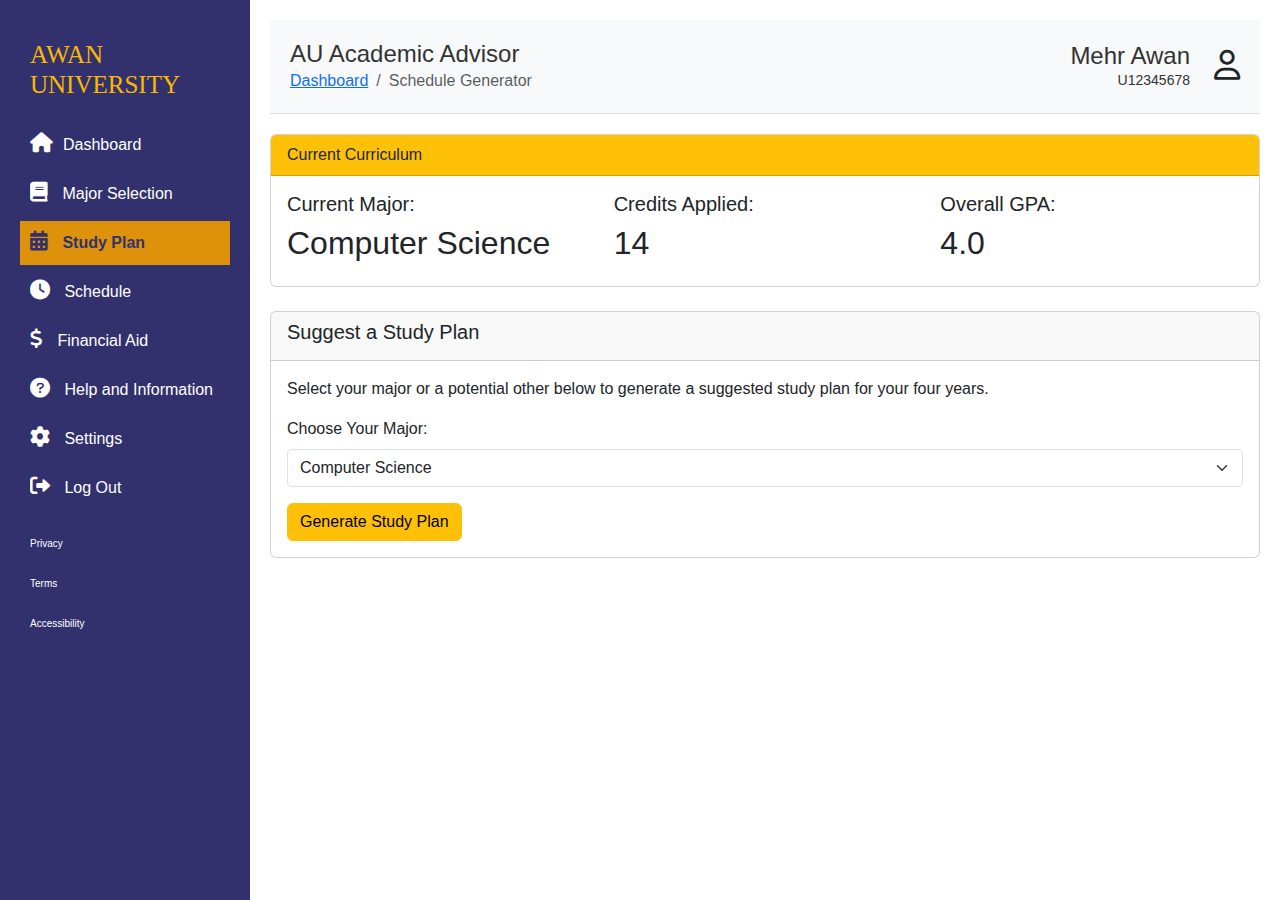
<file: study-plan.html>
<!DOCTYPE html>
<html lang="en">

<head>
    <meta charset="UTF-8">
    <meta name="viewport" content="width=device-width, initial-scale=1.0">
    <title>Home - Academic Advisor</title>
    <!-- Bootstrap CSS -->
    <link href="https://cdn.jsdelivr.net/npm/bootstrap@5.3.0/dist/css/bootstrap.min.css" rel="stylesheet">
    <!-- Font Awesome CSS -->
    <link href="https://cdnjs.cloudflare.com/ajax/libs/font-awesome/6.0.0-beta3/css/all.min.css" rel="stylesheet">
    <!-- Link to external CSS file -->
    <link href="styles.css" rel="stylesheet">
</head>

<body>
    <!-- Sidebar -->
    <div class="sidebar">
        <ul style="list-style: none; padding: 0;">
            <li class="sidebar-logo"><a href="index.html"><h1 class="logocorner">AWAN UNIVERSITY</h1></a></li>
            <li class="sidebar-li"><a href="index.html"><i class="fas fa-home" style="font-size: 20px;"></i>Dashboard</a></li>
            <li class="sidebar-li"><a href="major-selection.html"><i class="fas fa-book" style="font-size: 20px;"></i> Major Selection</a></li>
            <li class="sidebar-li"><a href="study-plan.html" class="active"><i class="fas fa-calendar-alt" style="font-size: 20px;"></i> Study Plan</a></li>
            <li class="sidebar-li"><a href="schedule.html"><i class="fas fa-clock" style="font-size: 20px;"></i> Schedule</a></li>
            <li class="sidebar-li"><a href="financial-aid.html"><i class="fas fa-dollar-sign" style="font-size: 20px;"></i> Financial Aid</a></li>
            <li class="sidebar-li"><a href="financial-aid.html"><i class="fas fa-circle-question" style="font-size: 20px;"></i> Help and Information</a></li>
            <li class="sidebar-li"><a href="financial-aid.html"><i class="fas fa-gear" style="font-size: 20px;"></i> Settings</a></li>
            <li class="sidebar-li"><a href="financial-aid.html"><i class="fas fa-right-from-bracket" style="font-size: 20px;"></i> Log Out</a>
            </li>
        </ul>
        <div></div>
        <ul style="list-style: none; padding: 0; font-size:10px;">
            <li><a href="index.html">Privacy</a></li>
            <li><a href="major-selection.html">Terms</a></li>
            <li><a href="study-plan.html">Accessibility</a></li>
        </ul>
    </div>

    <!-- Main Content -->
    <div class="main-content">
        <header class="main-header">
            <div class="row align-items-center">
                <div class="col">
                    <h1>AU Academic Advisor</h1>
                    <nav aria-label="breadcrumb mt-0 mb-0">
                        <ol class="breadcrumb mb-0">
                            <li class="breadcrumb-item"><a href="index.html">Dashboard</a></li>
                            <li class="breadcrumb-item active" aria-current="page">Schedule Generator</li>
                        </ol>
                    </nav>                </div>
                <div class="col-auto text-end">
                    <h1>Mehr Awan</h1>
                    <p>U12345678</p>
                </div>
                <div class="col-auto text-end">
                    <i class="fa-regular fa-user" style="font-size: 30px;"></i>
                </div>
            </div>
        </header>

        <div class="row mb-4">
            <div class="col">
                <div class="card">
                    <div class="card-header bg-warning">Current Curriculum</div>
                    <div class="card-body">
                        <div class="row">
                            <div class="col">
                                <h5>Current Major:</h5>
                                <h2>Computer Science</h2>
                            </div>
                            <div class="col">
                                <h5>Credits Applied:</h5>
                                <h2>14</h2>
                            </div>

                            <div class="col">
                                <h5>Overall GPA:</h5>
                                <h2>4.0</h2>
                            </div>
                        </div>
                    </div>
                </div>
            </div>
        </div>
        <div class="row mb-4 mt-4">
            <div class="col">
                <div class="card">
                    <div class="card-header">
                        <h5>Suggest a Study Plan</h5>
                    </div>
                    <div class="card-body">
                        <p>Select your major or a potential other below to generate a suggested study plan for your four years.</p>

                        <form id="study-plan-form">
                            <div class="mb-3">
                                <label for="major-select" class="form-label">Choose Your Major:</label>
                                <select class="form-select" id="major-select" required>
                                    <option value="" disabled selected>Select a major</option>
                                    <option selected value="Computer Science (Current)">Computer Science</option>
                                    <option value="Business Administration">Business Administration</option>
                                    <option value="Biology">Biology</option>
                                    <option value="Psychology">Psychology</option>
                                    <option value="Engineering">Engineering</option>
                                </select>
                            </div>
                            <button type="submit" class="btn btn-warning">Generate Study Plan</button>
                        </form>

                        <div id="study-plan-output" class="study-plan-output mt-4" style="display: none;">
                            <h3>Suggested Study Plan for <span id="selected-major"></span></h3>
                            <div id="plan-details"></div>
                        </div>
                    </div>
                </div>
            </div>
        </div>
    </div>

    <!-- Bootstrap JS and dependencies -->
    <script src="https://cdn.jsdelivr.net/npm/@popperjs/core@2.11.6/dist/umd/popper.min.js"></script>
    <script src="https://cdn.jsdelivr.net/npm/bootstrap@5.3.0/dist/js/bootstrap.min.js"></script>
    <script>
        document.addEventListener("DOMContentLoaded", function () {
    const form = document.getElementById("study-plan-form");
    const studyPlanOutput = document.getElementById("study-plan-output");
    const selectedMajorSpan = document.getElementById("selected-major");
    const planDetails = document.getElementById("plan-details");

    let studyPlans = {}; // This will store the data loaded from the JSON file

    // Fetch the study plans from the JSON file
    fetch('study-plans.json')
        .then(response => {
            if (!response.ok) {
                throw new Error('Network response was not ok');
            }
            return response.json();
        })
        .then(data => {
            studyPlans = data; // Store the fetched data in the studyPlans variable
        })
        .catch(error => {
            console.error('Error fetching study plans:', error);
            alert('Failed to load study plans. Please try again later.');
        });

    // Form submission handler
    form.addEventListener("submit", function (event) {
        event.preventDefault();
        const selectedMajor = document.getElementById("major-select").value;

        if (selectedMajor && studyPlans[selectedMajor]) {
            // Display the selected major
            selectedMajorSpan.textContent = selectedMajor;

            // Generate the study plan
            const plan = studyPlans[selectedMajor];
            let planHTML = "";
            for (const semester in plan) {
                planHTML += `<h4>${semester}</h4><ul>`;
                plan[semester].forEach(course => {
                    planHTML += `<li>${course}</li>`;
                });
                planHTML += `</ul>`;
            }

            planDetails.innerHTML = planHTML;
            studyPlanOutput.style.display = "block";
        } else {
            alert("Please select a valid major.");
        }
    });
});
    </script>
</body>

</html>
</file>
<file: styles.css>
body,
html {
    margin: 0;
    padding: 0;
    font-family: Arial, sans-serif;
}

.container {
    display: flex;
    margin-top: 60px;
}

.sidebar {
    width: 250px;
    background-color: #32316d;
    color: white;
    padding: 20px;
    height: 100vh;
    position: fixed;
    left: 0;
}

.sidebar a {
    color: white;
    text-decoration: none;
    display: block;
    padding: 10px;
    margin: 5px 0;
}

.sidebar a:hover {
    background-color: #9b5d06;
}

.main-content {
    margin-left: 250px;
    padding: 20px;
    flex: 1;
}

.main-header {
    background-color: #f8f9fa;
    padding: 20px;
    border-bottom: 1px solid #ddd;
    margin-bottom: 20px;
}

.main-header h1 {
    margin: 0;
    font-size: 24px;
    color: #333;
}

.main-header p {
    margin: 5px 0 0;
    font-size: 14px;
    color: #666;
}

.sidebar a i {
    margin-right: 10px;
}

.sidebar-logo {
    margin-top: 10px;
}


.main-header {
    background-color: #f8f9fa;
    padding: 20px;
    border-bottom: 1px solid #ddd;
    margin-bottom: 20px;
}

.main-header h1 {
    margin: 0;
    font-size: 24px;
    color: #333;
}

.main-header p {
    margin: 5px 0 0;
    font-size: 14px;
    color: #666;
}

.main-header .row {
    display: flex;
    align-items: center;
}

.main-header .col-auto {
    text-align: right;
}

.main-header .col-auto p {
    margin: 0;
    font-size: 14px;
    color: #333;
}

.main-header .col-auto p:first-child {
    font-weight: bold;
}

.img-fluid {
    width: 100%;
    height: 20vh;
    object-fit: cover;
}

.quiz-container {
    max-width: 800px;
    margin: auto;
    padding: 20px;
    background-color: #f9f9f9;
    border-radius: 10px;
    box-shadow: 0 0 10px rgba(0, 0, 0, 0.1);
}

.question {
    margin-bottom: 30px;
}

.question h3 {
    margin-bottom: 15px;
}

.options {
    display: flex;
    justify-content: space-between;
}

.options button {
    flex: 1;
    margin: 0 5px;
    padding: 10px;
    border: 1px solid #ccc;
    border-radius: 5px;
    background-color: #fff;
    cursor: pointer;
}

.options button:hover {
    background-color: #f0f0f0;
}

.options button.selected {
    background-color: #007bff;
    color: #fff;
}

.result {
    margin-top: 30px;
    padding: 20px;
    background-color: #e9ecef;
    border-radius: 5px;
    text-align: center;
    display: none;
}

.result h2 {
    margin-bottom: 15px;
}

.article-header {
    font-family: 'Georgia';
    font-size: 60px;
    margin-bottom: 30px;
    color: rgb(251, 184, 0);
    font-weight: bold;
}

.logocorner {
    font-family: 'Times New Roman', Times, serif;
    font-size: 25px;
    color: rgb(251, 184, 0);
}

.form-select {
    border-radius: 5px;
}

.study-plan-output {
    background-color: white;
    padding: 20px;
    border-radius: 10px;
    box-shadow: 0 4px 8px rgba(0, 0, 0, 0.1);
}

.calendar {
    display: grid;
    grid-template-columns: repeat(5, 1fr);
    gap: 10px;
    margin-top: 20px;
}

.calendar-day {
    border: 1px solid #ddd;
    padding: 10px;
    border-radius: 5px;
    background-color: #f9f9f9;
}

.calendar-day h5 {
    margin-bottom: 10px;
    font-weight: bold;
}

.calendar-event {
    background-color: #ffc107;
    padding: 5px;
    border-radius: 3px;
    margin-bottom: 5px;
    font-size: 14px;
}

.sidebar a.active {
    background-color: rgb(222, 145, 11);
    color: #32316d;
    font-weight: bold;
}

.sidebar a.active:hover {
    background-color: darkgoldenrod;
    color: #32316d;
}


/* Chat Popup Styles */
.chat-popup {
    display: none;
    /* Hidden by default */
    position: fixed;
    bottom: 50px;
    /* Position above the fixed navbar */
    right: 10px;
    width: 300px;
    background-color: white;
    border: 1px solid #ccc;
    border-radius: 10px;
    box-shadow: 0 4px 8px rgba(0, 0, 0, 0.2);
    z-index: 1000;
}

.chat-header {
    background-color: #32316d;
    color: white;
    padding: 10px;
    border-top-left-radius: 10px;
    border-top-right-radius: 10px;
    display: flex;
    justify-content: space-between;
    align-items: center;
}

.chat-header h5 {
    margin: 0;
}

.chat-body {
    padding: 10px;
}

.chat-body input {
    margin-top: 10px;
}


.chat-header h5 {
    margin: 0;
}

.chat-body {
    padding: 10px;
}

.chat-body input {
    margin-top: 10px;
}
</file>
